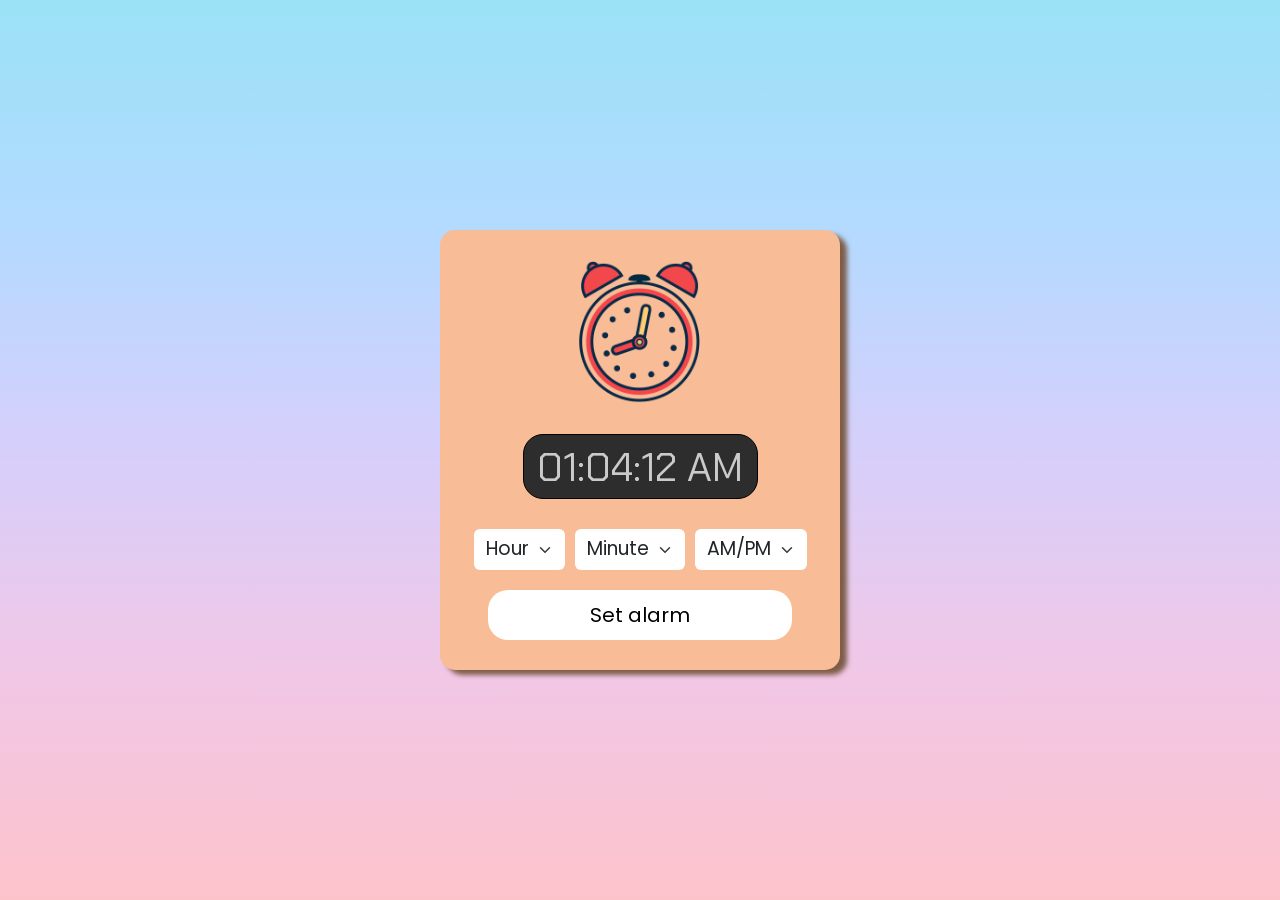
<file: index.html>
<!DOCTYPE html>
<html lang="en">
<head>
    <meta charset="UTF-8">
    <meta http-equiv="X-UA-Compatible" content="IE=edge">
    <meta name="viewport" content="width=device-width, initial-scale=1.0">
    <link rel="stylesheet" href="styles.css">
    <link rel="stylesheet" href="https://cdn.jsdelivr.net/npm/bootstrap@5.1.3/dist/css/bootstrap.min.css" integrity="sha384-1BmE4kWBq78iYhFldvKuhfTAU6auU8tT94WrHftjDbrCEXSU1oBoqyl2QvZ6jIW3" crossorigin="anonymous">    <script src="app.js" defer></script>
    <link rel="icon" href="./files/Alarm.png">
    <script src="app.js" defer></script>
    <title>Alarm</title>
</head>
<body>
    <div class="wrapper">
        <div class="image-container">
         <img src="./files/Alarm.png" alt="clock">
        </div>
        <h1></h1>
        <div class="content">
            <div class="colum">
                <select id="selectHour" class="form-select">
                    <option value="Hour" hidden>Hour</option>
                </select>
            </div>
            <div class="colum">
                <select class="form-select">
                    <option value="Minute" hidden>Minute</option>
                </select>
            </div>
            <div class="colum">
                <select class="form-select">
                    <option value="AM/PM" hidden>AM/PM</option>
                    <option value="AM">AM</option>
                    <option value="PM">PM</option>
                </select>
            </div>
         </div>  
        <button>Set alarm</button>
    </div>
</body>
</html>
</file>
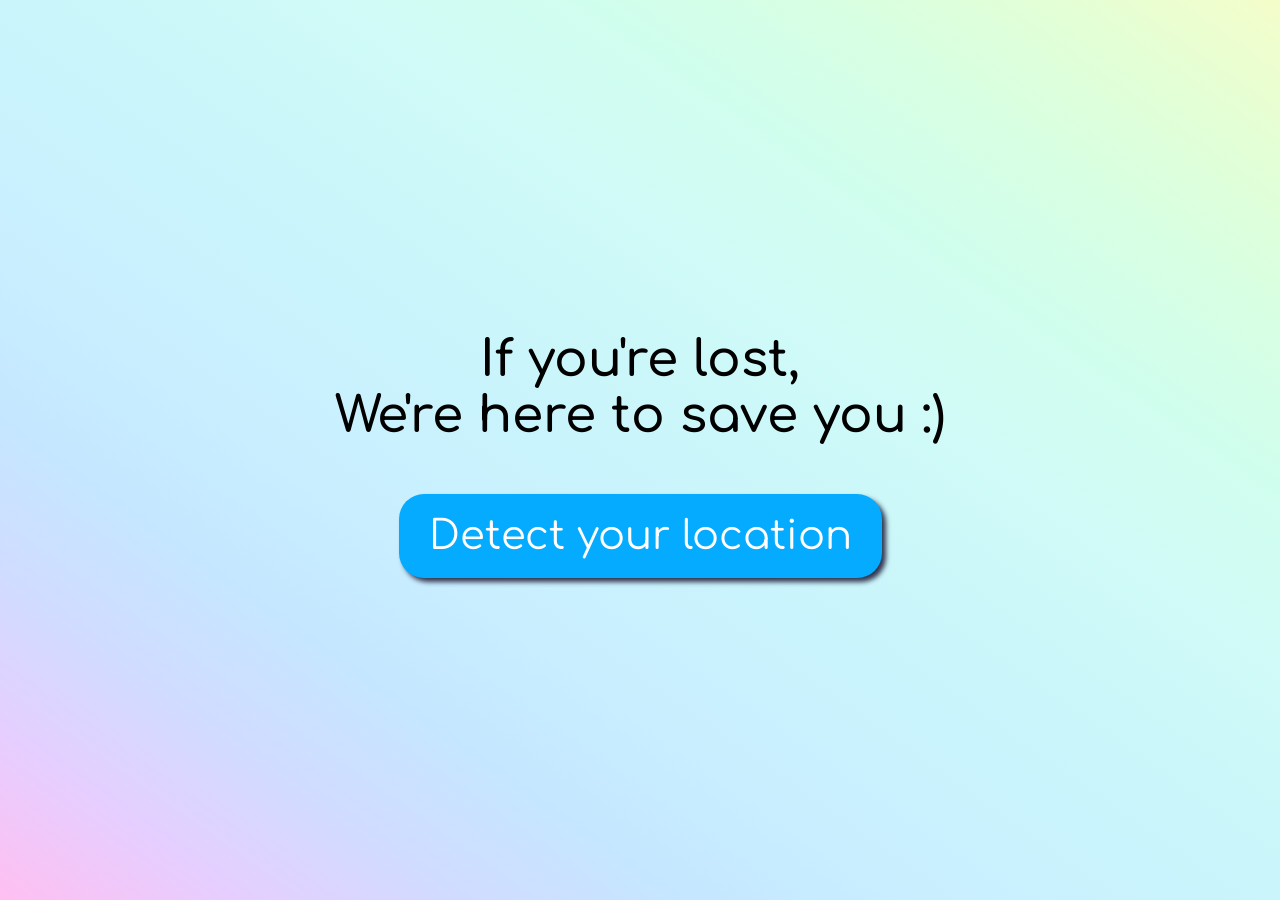
<file: rescue/index.html>
<!DOCTYPE html>
<html lang="en">
<head>
    <meta charset="UTF-8">
    <meta http-equiv="X-UA-Compatible" content="IE=edge">
    <meta name="viewport" content="width=device-width, initial-scale=1.0">
    <link rel="stylesheet" href="styles.css">
    <link rel="icon" href="LogoIcon.png" sizes="16x16">
    <script src="app.js" defer></script>
    <title>Your Location</title>
</head>
<body>
    <div class="container">
        <div class="title-text">
            If you're lost,<br>We're here to save you :)
        </div>
        <div class="location-text">    
        </div>
        <button> Detect your location</button>
    </div>
</body>
</html>
</file>
<file: styles.css>
@import url('https://fonts.googleapis.com/css2?family=Comfortaa:wght@300;400;500;600;700&family=Montserrat:wght@100;200;300;400;500;600;700;800;900&family=Poppins:wght@100;200;300;400;600;700&display=swap');
@import url('https://fonts.googleapis.com/css2?family=Chakra+Petch:wght@300;400;500;600;700&family=Comfortaa:wght@300;400;500;600;700&family=Montserrat:wght@100;200;300;400;500;600;700;800;900&family=Poppins:wght@100;200;300;400;600;700&display=swap');

* {
    box-sizing: border-box;
    padding: 0;
    margin: 0;
    font-family: 'Comfortaa', cursive;
    font-family: 'Montserrat', sans-serif;
    font-family: 'Poppins', sans-serif;
}

body, .wrapper, .content, h1 {
    display: flex;
    justify-content: center;
    align-items: center;
}

body {
    background-image: linear-gradient(to bottom, #9ae2f6, #b3daff, #d6cffb, #f1c7e6, #fdc3cb);    height: 100vh;
    height: 100vh;
    
}

.wrapper {
    background-color: #f8bc96;
    border-radius: 15px;
    width: 400px;
    height: fit-content;
    flex-direction: column;
    padding: 30px 10px;
    box-shadow: 7px 5px 5px #7d5d49;
}

.wrapper img {
    width: 9rem;
    height: 9rem;
    
}
.image-shake {
    animation: shake 0.5s;
    animation-iteration-count: infinite;
}

.wrapper h1 {
    font-size: 40px;
    font-weight: 400;
    font-family: 'Chakra Petch', sans-serif;
    margin: 30px 0px;

    height: 65px;
    width: 235px;  
    color: rgb(202, 202, 202);
    border-radius: 20px;
    background-color: #2d2d2d;
    border: 1px solid black;
}

.wrapper .content {
    justify-content: center;
    width: 100%;
}

.content .colum {
    border-radius: 5px;
    padding: 0 5px;
}

.colum select {
    border: none;
    outline: none;
    width: 100%;
    font-size: 19px;
    cursor: pointer;
}

.wrapper button {
    width: 80%;
    height: 50px;
    margin-top: 20px;
    outline: none;
    border: none;
    padding: 10px 0;
    border-radius: 20px;
    font-size: 20px;
    background-color: white;
}

.wrapper button:hover {
    background-color: rgb(255, 238, 206);
}

.colum .disable {
    cursor: not-allowed;
}




@keyframes shake {
    0% { transform: translate(1px, 1px) rotate(0deg); }
    10% { transform: translate(-1px, -2px) rotate(-1deg); }
    20% { transform: translate(-3px, 0px) rotate(1deg); }
    30% { transform: translate(3px, 2px) rotate(0deg); }
    40% { transform: translate(1px, -1px) rotate(1deg); }
    50% { transform: translate(-1px, 2px) rotate(-1deg); }
    60% { transform: translate(-3px, 1px) rotate(0deg); }
    70% { transform: translate(3px, 1px) rotate(-1deg); }
    80% { transform: translate(-1px, -1px) rotate(1deg); }
    90% { transform: translate(1px, 2px) rotate(0deg); }
    100% { transform: translate(1px, -2px) rotate(-1deg); }
  }
</file>
<file: rescue/styles.css>
@import url('https://fonts.googleapis.com/css2?family=Chakra+Petch:wght@300;400;500;600;700&family=Comfortaa:wght@300;400;500;600;700&family=Montserrat:wght@100;200;300;400;500;600;700;800;900&family=Poppins:wght@100;200;300;400;500;600;700&display=swap');
@import url('https://fonts.googleapis.com/css2?family=Chakra+Petch:wght@300;400;500;600;700&family=Comfortaa:wght@300;400;500;600;700&family=Montserrat:wght@100;200;300;400;500;600;700;800;900&family=Poppins:wght@100;200;300;400;500;600;700&family=Vazirmatn:wght@100;200;300;400;500;600&display=swap');

* {
    box-sizing: border-box;
    margin: 0;
    padding: 0;
    font-family: 'Chakra Petch', sans-serif;
    font-family: 'Comfortaa', cursive;
    
    
}

body {
    display: flex;
    align-items: center;
    justify-content: center;
    height: 100vh;
    background-image: linear-gradient(to right top, #ffbff1, #e6ceff, #d0dcff, #c5e7ff, #c9efff, #c9f3fd, #cbf7fa, #d0fbf7, #d0feee, #d7ffe3, #e3ffd6, #f4fdca);
}


.container {
    display: flex;
    flex-direction: column;
    justify-content: center;
    align-items: center;
    width: fit-content;
    height: 600px;
    margin: 15px;
}

.title-text {
    font-size: 50px;
    padding: 10px;
    margin-bottom: 2.5rem;
    text-align: center;
    font-weight: 600;
}

.styles {
    font-size: 35px;
    padding: 15px 10px;
    margin-top: 0;
    margin-bottom: 2.5rem;
    text-align: center;
    font-weight: 500;
    background-color: #a9ed98;
    border-radius: 15px;
}

button {
    font-size: 40px;
    padding: 20px 30px;
    justify-content: center;
    border: none;
    outline: none;
    border-radius: 25px;
    cursor: pointer;
    background-color: #04abff;
    color: white;
    box-shadow: 4px 4px 5px #32354f;
}

button:hover {
    background-color: rgba(4, 171, 255, 0.85);
}

@media all and (max-width: 1000px){
   button {
    font-size: 30px;
   } 
   .styles {
    font-size: 30px
   }
}
</file>
